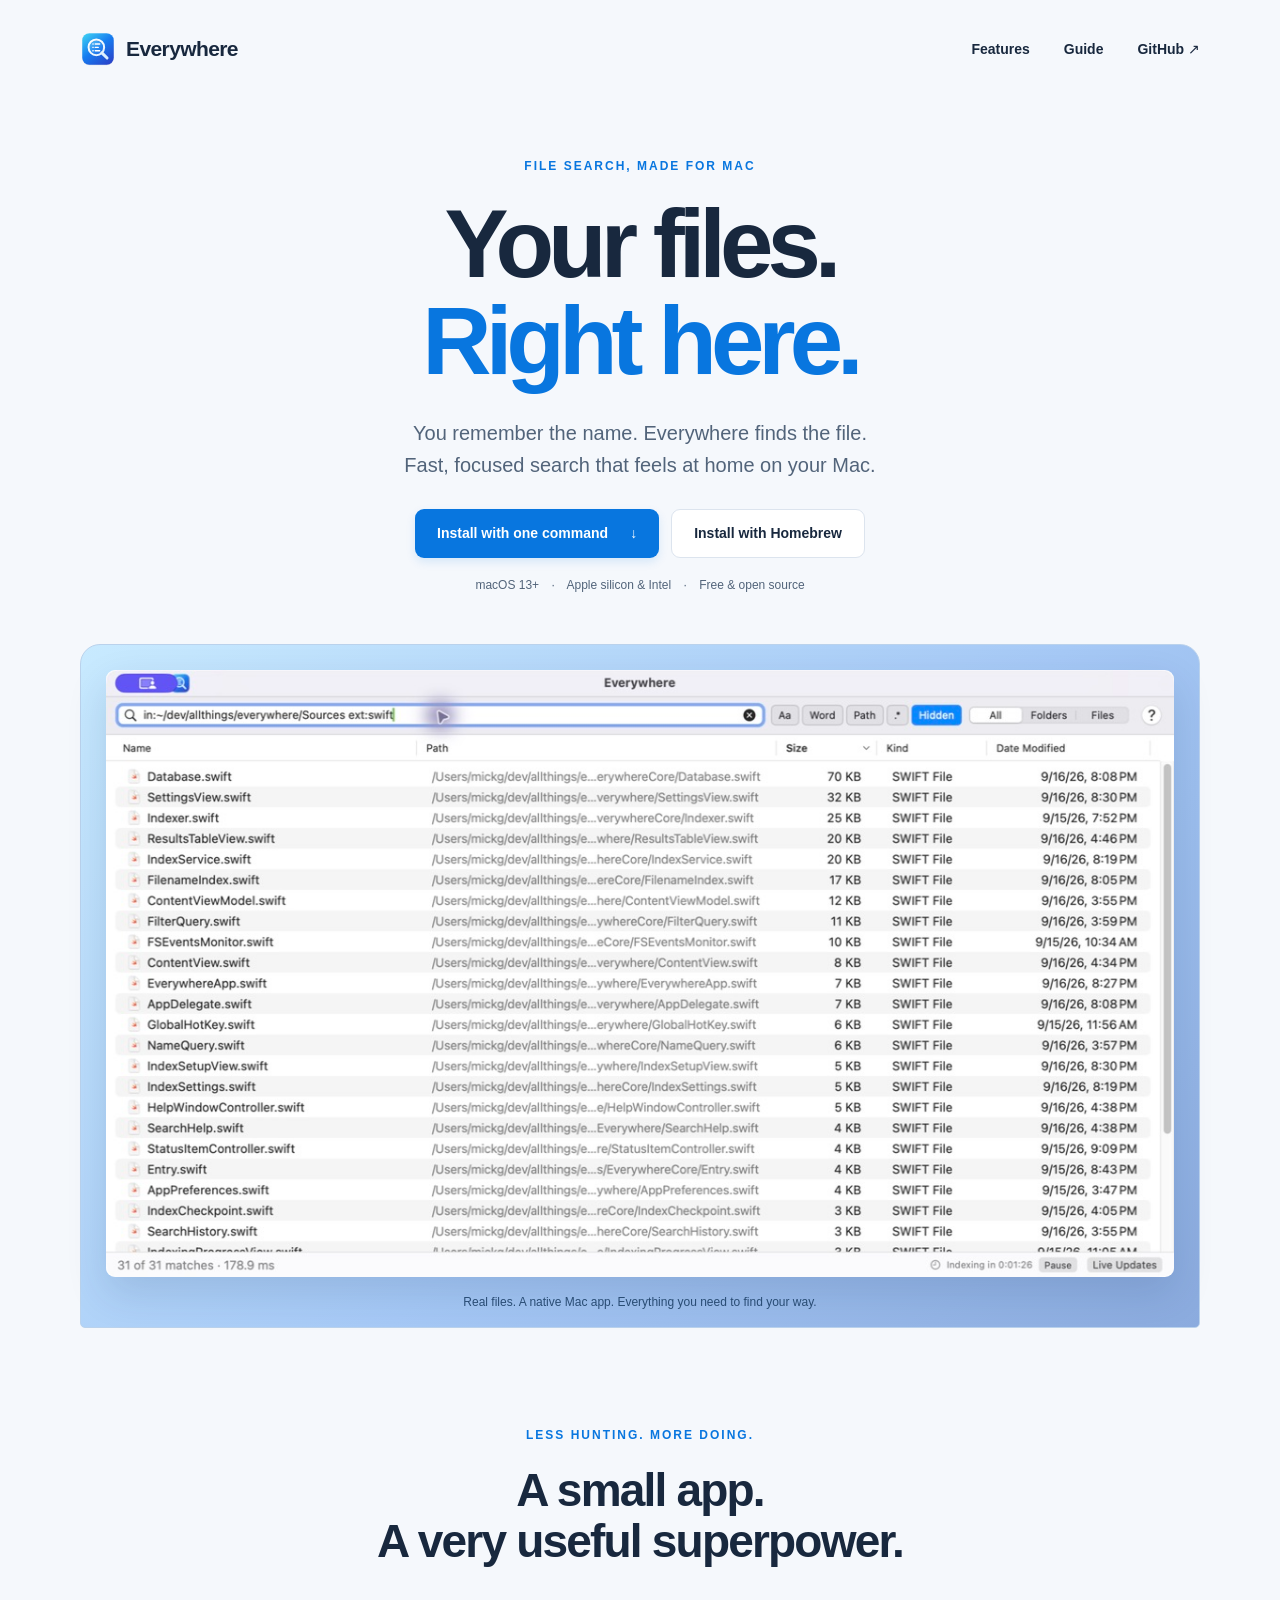
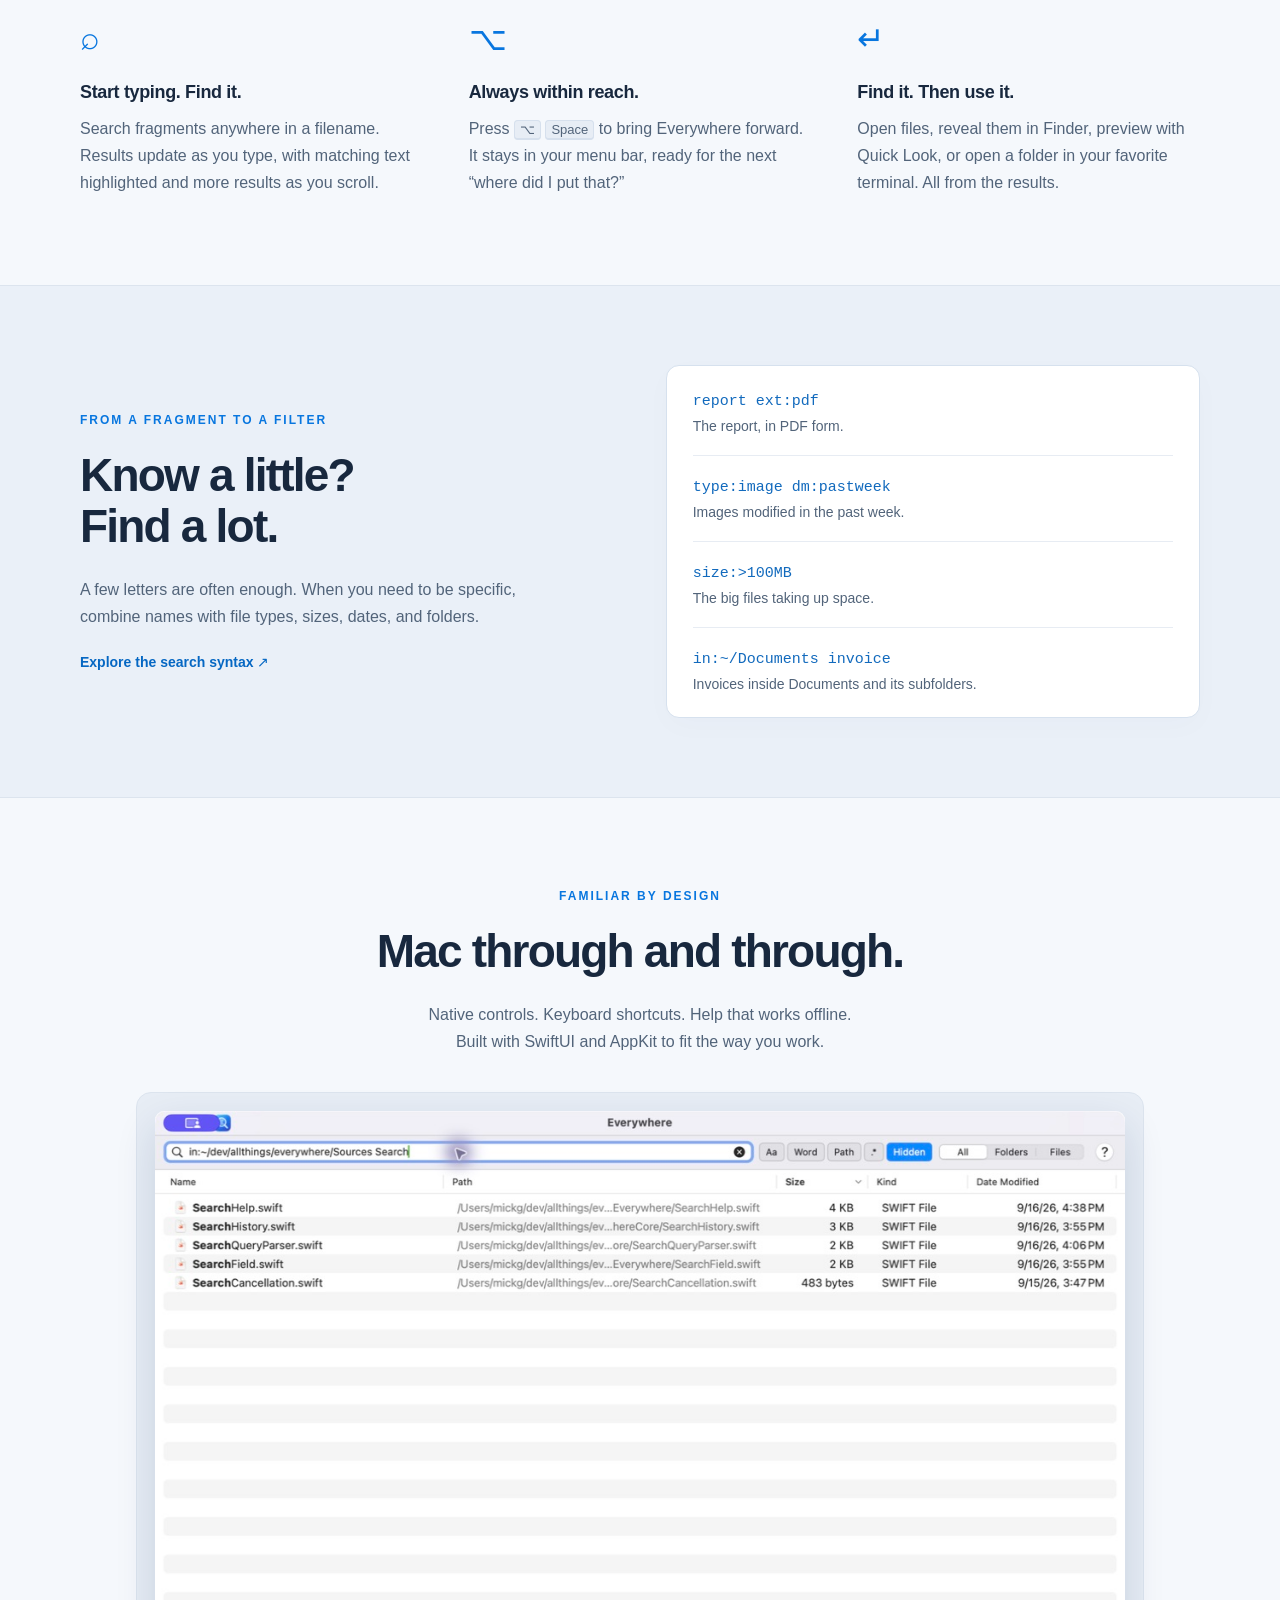
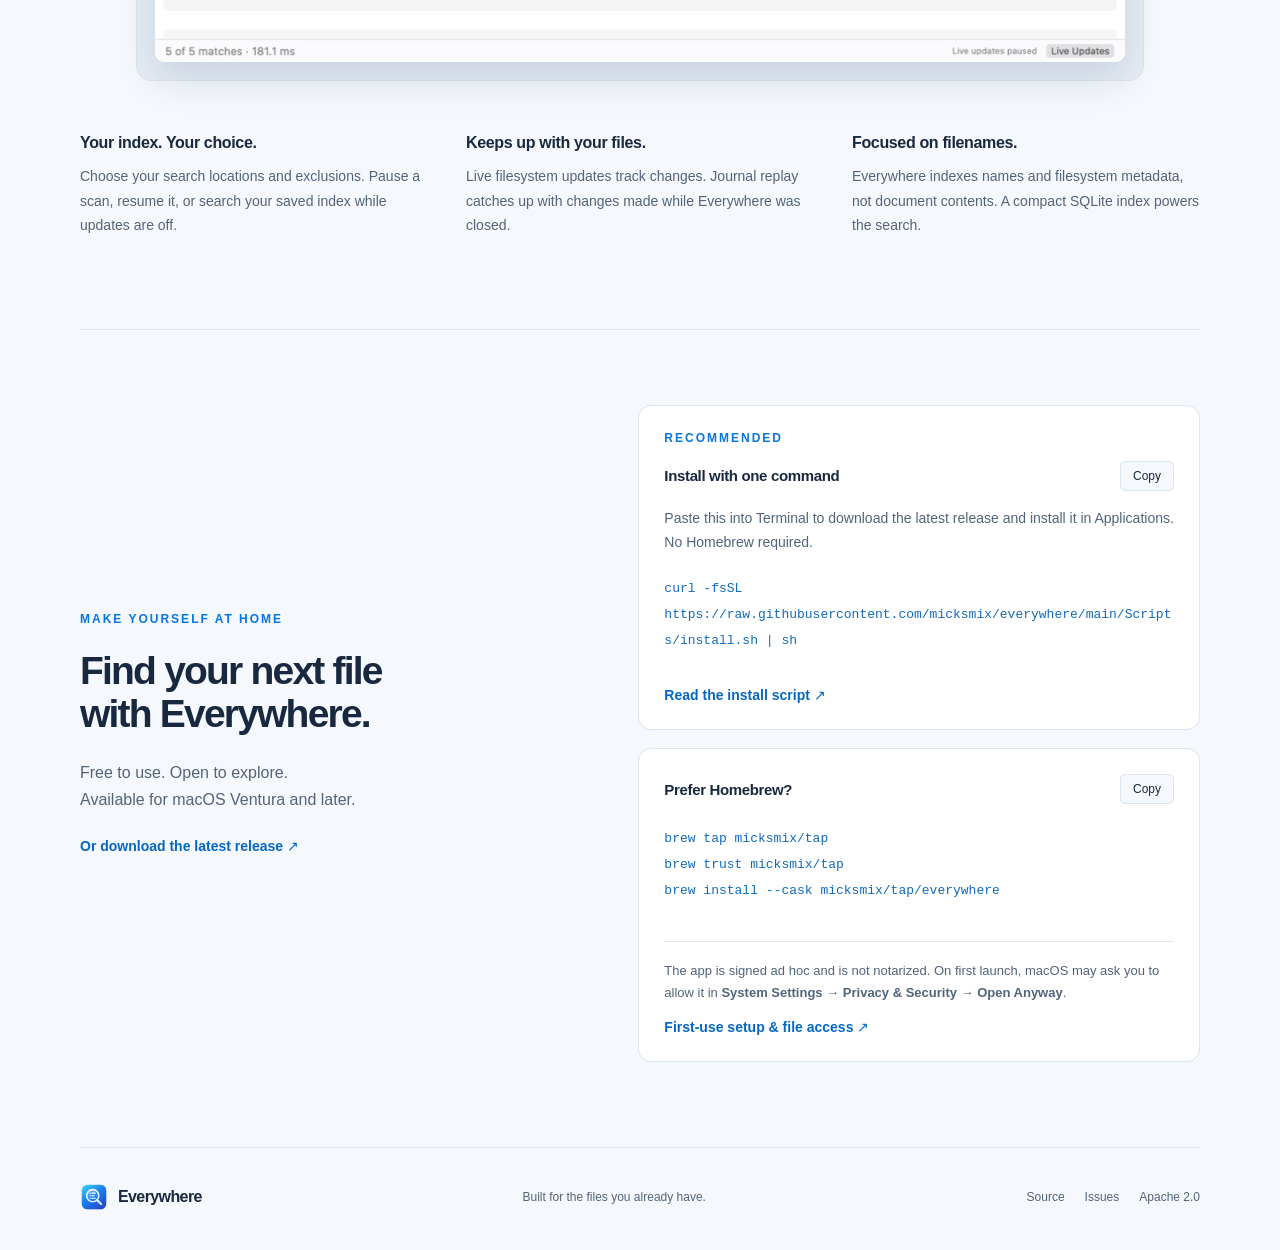
<file: site/index.html>
<!doctype html>
<html lang="en">
<head>
  <meta charset="utf-8">
  <meta name="viewport" content="width=device-width, initial-scale=1">
  <meta name="theme-color" content="#f5f8fc">
  <meta name="description" content="Everywhere is a free, open-source file search app for macOS. Find files as you type, filter precisely, and get back to work.">
  <title>Everywhere — Your files. Right here.</title>
  <link rel="icon" type="image/svg+xml" href="assets/icon.svg">
  <link rel="stylesheet" href="style.css">
  <script src="script.js" defer></script>
</head>
<body>
<a class="skip" href="#main">Skip to content</a>
<header class="wrap nav">
  <a class="brand" href="./"><img src="assets/icon.svg" width="36" height="36" alt="">Everywhere</a>
  <nav aria-label="Main navigation"><a href="#features">Features</a><a href="https://github.com/micksmix/everywhere/blob/main/docs/USER_GUIDE.md">Guide</a><a href="https://github.com/micksmix/everywhere">GitHub <span aria-hidden="true">↗</span></a></nav>
</header>
<main id="main">
  <section class="hero wrap">
    <p class="eyebrow">FILE SEARCH, MADE FOR MAC</p>
    <h1>Your files.<br><span>Right here.</span></h1>
    <p class="intro">You remember the name. Everywhere finds the file.<br class="desktop"> Fast, focused search that feels at home on your Mac.</p>
    <div class="actions"><a class="button primary" href="#install">Install with one command <span aria-hidden="true">↓</span></a><a class="button secondary" href="#homebrew">Install with Homebrew</a></div>
    <p class="compatibility">macOS 13+ <span>·</span> Apple silicon &amp; Intel <span>·</span> Free &amp; open source</p>
    <figure class="hero-shot"><a href="assets/search.png" aria-label="View full-size Everywhere search screenshot"><img src="assets/search.png" width="1137" height="646" alt="Everywhere finding Swift source files, with filename, path, size, kind, and modification date columns." fetchpriority="high"></a><figcaption>Real files. A native Mac app. Everything you need to find your way.</figcaption></figure>
  </section>
  <section class="wrap features" id="features" aria-labelledby="features-title">
    <div class="section-head"><p class="eyebrow">LESS HUNTING. MORE DOING.</p><h2 id="features-title">A small app.<br>A very useful superpower.</h2></div>
    <div class="feature-grid">
      <article><span class="feature-symbol" aria-hidden="true">⌕</span><h3>Start typing. Find it.</h3><p>Search fragments anywhere in a filename. Results update as you type, with matching text highlighted and more results as you scroll.</p></article>
      <article><span class="feature-symbol" aria-hidden="true">⌥</span><h3>Always within reach.</h3><p>Press <kbd>⌥</kbd> <kbd>Space</kbd> to bring Everywhere forward. It stays in your menu bar, ready for the next “where did I put that?”</p></article>
      <article><span class="feature-symbol" aria-hidden="true">↵</span><h3>Find it. Then use it.</h3><p>Open files, reveal them in Finder, preview with Quick Look, or open a folder in your favorite terminal. All from the results.</p></article>
    </div>
  </section>
  <section class="query-section" aria-labelledby="query-title"><div class="wrap query-layout">
    <div><p class="eyebrow">FROM A FRAGMENT TO A FILTER</p><h2 id="query-title">Know a little?<br>Find a lot.</h2><p class="section-copy">A few letters are often enough. When you need to be specific, combine names with file types, sizes, dates, and folders.</p><a class="text-link" href="https://github.com/micksmix/everywhere/blob/main/docs/USER_GUIDE.md#filter-by-type-size-date-or-folder">Explore the search syntax <span aria-hidden="true">↗</span></a></div>
    <div class="queries"><div><code>report ext:pdf</code><p>The report, in PDF form.</p></div><div><code>type:image dm:pastweek</code><p>Images modified in the past week.</p></div><div><code>size:&gt;100MB</code><p>The big files taking up space.</p></div><div><code>in:~/Documents invoice</code><p>Invoices inside Documents and its subfolders.</p></div></div>
  </div></section>
  <section class="wrap detail" aria-labelledby="detail-title"><div class="section-head"><p class="eyebrow">FAMILIAR BY DESIGN</p><h2 id="detail-title">Mac through and through.</h2><p class="section-copy">Native controls. Keyboard shortcuts. Help that works offline. <br>Built with SwiftUI and AppKit to fit the way you work.</p></div><figure class="detail-shot"><a href="assets/filtered-search.png" aria-label="View full-size filtered search screenshot"><img src="assets/filtered-search.png" width="1137" height="646" alt="Everywhere narrowing source files to five matching Search filenames within the project folder." loading="lazy"></a></figure>
    <div class="details-grid"><article><h3>Your index. Your choice.</h3><p>Choose your search locations and exclusions. Pause a scan, resume it, or search your saved index while updates are off.</p></article><article><h3>Keeps up with your files.</h3><p>Live filesystem updates track changes. Journal replay catches up with changes made while Everywhere was closed.</p></article><article><h3>Focused on filenames.</h3><p>Everywhere indexes names and filesystem metadata, not document contents. A compact SQLite index powers the search.</p></article></div>
  </section>
  <section class="install wrap" id="install" aria-labelledby="install-title"><div><p class="eyebrow">MAKE YOURSELF AT HOME</p><h2 id="install-title">Find your next file<br>with Everywhere.</h2><p class="section-copy">Free to use. Open to explore. <br>Available for macOS Ventura and later.</p><a class="text-link" href="https://github.com/micksmix/everywhere/releases/latest">Or download the latest release <span aria-hidden="true">↗</span></a></div><div class="install-options"><div class="install-panel"><p class="eyebrow">RECOMMENDED</p><div class="code-heading"><h3>Install with one command</h3><button data-copy="script-command" type="button" aria-label="Copy install script command">Copy</button></div><p class="install-description">Paste this into Terminal to download the latest release and install it in Applications. No Homebrew required.</p><pre><code id="script-command">curl -fsSL https://raw.githubusercontent.com/micksmix/everywhere/main/Scripts/install.sh | sh</code></pre><p class="copy-status" role="status" aria-live="polite"></p><a class="text-link" href="https://github.com/micksmix/everywhere/blob/main/Scripts/install.sh">Read the install script <span aria-hidden="true">↗</span></a></div><div class="install-panel" id="homebrew"><div class="code-heading"><h3>Prefer Homebrew?</h3><button data-copy="brew-command" type="button" aria-label="Copy Homebrew commands">Copy</button></div><pre><code id="brew-command">brew tap micksmix/tap
brew trust micksmix/tap
brew install --cask micksmix/tap/everywhere</code></pre><p class="copy-status" role="status" aria-live="polite"></p><p class="install-note">The app is signed ad hoc and is not notarized. On first launch, macOS may ask you to allow it in <strong>System Settings → Privacy &amp; Security → Open Anyway</strong>.</p><a class="text-link" href="https://github.com/micksmix/everywhere#first-use">First-use setup &amp; file access <span aria-hidden="true">↗</span></a></div></div></section>
</main>
<footer class="wrap"><a class="brand" href="./"><img src="assets/icon.svg" width="28" height="28" alt="">Everywhere</a><p>Built for the files you already have.</p><div><a href="https://github.com/micksmix/everywhere">Source</a><a href="https://github.com/micksmix/everywhere/issues">Issues</a><a href="https://github.com/micksmix/everywhere/blob/main/LICENSE">Apache 2.0</a></div></footer>
</body>
</html>
</file>
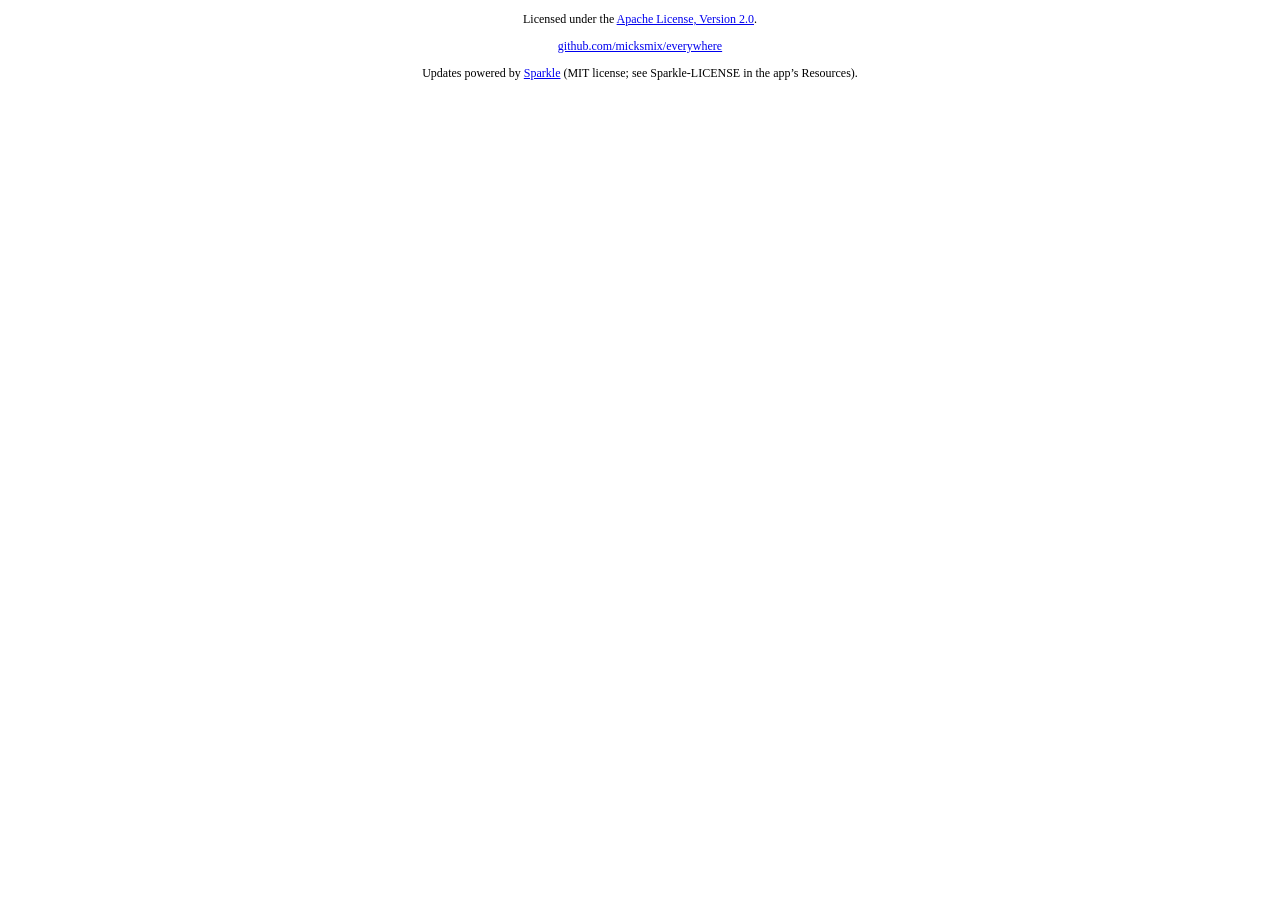
<file: Resources/Credits.html>
<!DOCTYPE html>
<html lang="en"><head><meta charset="utf-8"></head>
<body style="font-family: -apple-system; text-align: center; font-size: 12px">
<p>Licensed under the <a href="https://www.apache.org/licenses/LICENSE-2.0">Apache License, Version 2.0</a>.</p>
<p><a href="https://github.com/micksmix/everywhere">github.com/micksmix/everywhere</a></p>
<p>Updates powered by <a href="https://sparkle-project.org">Sparkle</a> (MIT license; see Sparkle-LICENSE in the app’s Resources).</p>
</body></html>
</file>
<file: site/style.css>
:root{color-scheme:light;--ink:#18283e;--muted:#52647a;--blue:#0876df;--line:#dce4ee;--paper:#f5f8fc;font-family:-apple-system,BlinkMacSystemFont,"Segoe UI",sans-serif;color:var(--ink);background:var(--paper);font-synthesis:none}*{box-sizing:border-box}html{scroll-behavior:smooth;scroll-padding-top:30px}body{margin:0}a{color:inherit;text-decoration:none}button,a{-webkit-tap-highlight-color:transparent}a:focus-visible,button:focus-visible{outline:3px solid #0067cc;outline-offset:5px}a:hover{color:var(--blue)}button{font:inherit;cursor:pointer}.wrap{width:min(1120px,calc(100% - 64px));margin-inline:auto}.nav{height:98px;display:flex;justify-content:space-between;align-items:center}.brand{display:inline-flex;align-items:center;gap:10px;font-size:21px;font-weight:700;letter-spacing:-.6px}.brand img{border-radius:8px}.nav nav{display:flex;gap:34px;font-size:14px;font-weight:600}.hero{text-align:center;padding-top:61px}.eyebrow{font-size:12px;font-weight:750;letter-spacing:2px;color:var(--blue);margin:0 0 23px}h1{font-size:clamp(62px,7.5vw,98px);line-height:1.01;letter-spacing:-6px;margin:0;font-weight:750}h1 span{color:var(--blue)}.intro{font-size:20px;line-height:1.6;color:var(--muted);margin:27px 0 28px}.actions{display:flex;justify-content:center;gap:12px}.button{display:inline-flex;align-items:center;justify-content:center;gap:22px;padding:15px 22px;font-size:14px;font-weight:650;border-radius:9px;min-height:49px;transition:background .15s,transform .15s}.button:hover{transform:translateY(-2px)}.primary{background:var(--blue);color:white;box-shadow:0 4px 10px #0876df20}.primary:hover{background:#005fbd;color:white}.secondary{background:white;border:1px solid var(--line)}.compatibility{font-size:12px;color:var(--muted);margin:20px 0 0}.compatibility span{margin:0 9px}.hero-shot{margin:52px 0 0;padding:25px 25px 0;background:linear-gradient(135deg,#c8eaff,#a6c9f6 55%,#8babde);border:1px solid #bad2ec;border-radius:20px 20px 5px 5px}.hero-shot img,.detail-shot img{width:100%;height:auto;display:block;border-radius:9px;box-shadow:0 16px 40px #102c5d24}.hero-shot figcaption{font-size:12px;padding:18px 0;color:#294c74}.features{padding:100px 0 89px}.section-head{text-align:center}h2{font-size:clamp(32px,4vw,46px);line-height:1.12;letter-spacing:-1.8px;margin:0;font-weight:700}.feature-grid,.details-grid{display:grid;grid-template-columns:repeat(3,1fr);gap:46px;margin-top:51px}.feature-symbol{font-size:33px;color:var(--blue);height:48px;display:block}h3{font-size:18px;letter-spacing:-.35px;margin:15px 0 12px}article p,.section-copy{font-size:16px;line-height:1.7;color:var(--muted);margin:0}kbd{font:inherit;font-size:13px;background:#e7edf5;border:1px solid #d6e0ed;border-bottom-width:2px;padding:1px 5px;border-radius:4px}.query-section{background:#eaf0f8;border-block:1px solid var(--line);padding:79px 0}.query-layout{display:grid;grid-template-columns:1fr 1.1fr;gap:100px;align-items:center}.section-copy{margin:23px 0}.text-link{font-size:14px;color:#0567c3;font-weight:650}.queries{background:#fff;border:1px solid #d6e1ee;border-radius:13px;padding:4px 26px;box-shadow:0 8px 30px #26395805}.queries>div{padding:21px 0;border-bottom:1px solid #e7ecf3}.queries>div:last-child{border:0}.queries code{font-size:15px;color:#126abd;font-family:ui-monospace,SFMono-Regular,Menlo,monospace}.queries p{font-size:14px;color:var(--muted);margin:8px 0 0}.detail{padding:91px 0}.detail-shot{margin:37px auto 0;width:90%;padding:18px;background:#e7edf5;border:1px solid var(--line);border-radius:15px}.details-grid{margin-top:38px;gap:38px}.details-grid h3{font-size:16px}.details-grid p{font-size:14px;line-height:1.75}.install{border-top:1px solid var(--line);padding:75px 0 85px;display:grid;grid-template-columns:1fr 1.15fr;gap:70px;align-items:center}.install h2{font-size:39px}.install-panel{background:white;border:1px solid var(--line);padding:25px;border-radius:13px}.code-heading{display:flex;justify-content:space-between;align-items:center;gap:12px}.code-heading h3{margin:0;font-size:15px}.code-heading button{font-size:12px;border:1px solid var(--line);border-radius:5px;background:var(--paper);padding:7px 12px;color:var(--ink)}pre{margin:22px 0 0;white-space:pre-wrap;overflow-wrap:anywhere;font-size:13px;line-height:2;font-family:ui-monospace,SFMono-Regular,Menlo,monospace;color:#126abd}.install-note{font-size:13px;line-height:1.7;color:var(--muted);border-top:1px solid var(--line);padding-top:18px}.install-note strong{font-weight:600}.copy-status{font-size:12px;color:#236636;min-height:16px;margin:8px 0}footer{border-top:1px solid var(--line);padding:30px 0 38px;display:flex;align-items:center;justify-content:space-between;gap:20px}footer .brand{font-size:16px}footer p,footer div{font-size:12px;color:var(--muted)}footer div{display:flex;gap:20px}.skip{position:absolute;top:-80px;left:16px;background:white;padding:12px;z-index:5}.skip:focus{top:12px}@media(max-width:760px){.wrap{width:calc(100% - 36px)}.nav{height:78px}.brand{font-size:18px}.nav nav{gap:18px;font-size:13px}.nav nav a:first-child{display:none}.hero{padding-top:40px}h1{letter-spacing:-3px;font-size:70px}.intro{font-size:17px}.desktop{display:none}.actions{flex-direction:column;align-items:stretch;width:min(330px,100%);margin:auto}.compatibility{font-size:12px;line-height:1.8}.compatibility span{margin:0 4px}.hero-shot{padding:10px 10px 0;margin-top:35px;border-radius:12px}.hero-shot figcaption{font-size:12px;line-height:1.5;padding:12px 5px}.features,.detail{padding:65px 0}.feature-grid,.details-grid{grid-template-columns:1fr;gap:25px;margin-top:32px}.feature-grid article{position:relative;padding-left:50px}.feature-symbol{position:absolute;left:0;top:6px}.feature-grid h3{margin-top:0}.query-layout,.install{grid-template-columns:1fr;gap:35px}.query-section{padding:60px 0}.queries{padding-inline:19px}.queries code{font-size:13px}.detail-shot{width:100%;padding:8px}.details-grid{gap:16px}.install{padding:60px 0}.install h2{font-size:34px}.install-panel{padding:20px}footer{flex-wrap:wrap}footer p{display:none}footer div{gap:13px}h2{letter-spacing:-1px}.section-copy br{display:none}}@media(prefers-reduced-motion:reduce){html{scroll-behavior:auto}.button{transition:none}}

.install-options{display:grid;gap:18px;min-width:0}.install-description{font-size:14px;line-height:1.7;color:var(--muted);margin:16px 0 0}.install-panel .eyebrow{margin-bottom:16px}
</file>
